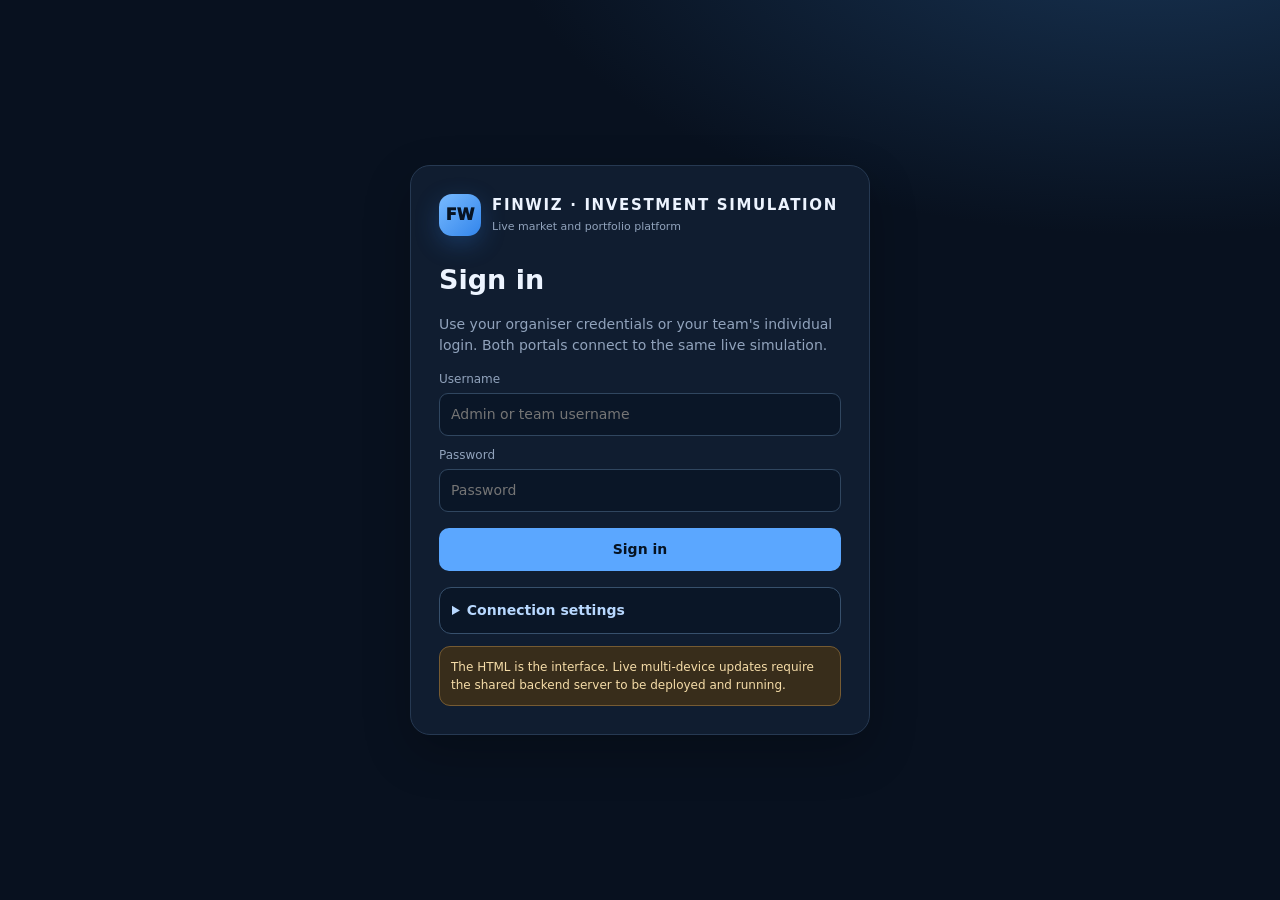
<file: finwiz-live-simulation/static/index.html>
<!doctype html>
<html lang="en">
<head>
<meta charset="utf-8"><meta name="viewport" content="width=device-width,initial-scale=1">
<meta name="theme-color" content="#0a1220"><title>FinWiz | Live Investment Simulation</title>
<style>
:root{--bg:#08111f;--panel:#101c2e;--panel2:#142238;--line:#263952;--text:#edf4ff;--muted:#91a3bc;--blue:#5ba7ff;--green:#32d69a;--red:#ff7185;--amber:#f4c36b;--radius:16px;--shadow:0 18px 48px rgba(0,0,0,.24)}
*{box-sizing:border-box}body{margin:0;background:radial-gradient(1000px 500px at 90% -10%,#183454 0%,transparent 65%),var(--bg);color:var(--text);font:14px/1.5 Inter,ui-sans-serif,system-ui,-apple-system,"Segoe UI",sans-serif}button,input,select,textarea{font:inherit}button{cursor:pointer;border:1px solid transparent;border-radius:10px;padding:10px 14px;background:var(--blue);color:#061322;font-weight:750}button:hover{filter:brightness(1.07)}button:disabled{opacity:.42;cursor:not-allowed}.secondary{background:#203550;color:var(--text);border-color:#34506d}.ghost{background:transparent;color:var(--muted);border-color:var(--line)}.danger{background:#572638;color:#ffdce2;border-color:#844054}.success{background:#123f37;color:#b9ffe7;border-color:#23735d}.warn{background:#4c3a1d;color:#ffe8b4;border-color:#7e602e}input,select,textarea{width:100%;background:#0a1627;color:var(--text);border:1px solid #30465f;border-radius:9px;padding:10px 11px;outline:none}input:focus,select:focus,textarea:focus{border-color:var(--blue);box-shadow:0 0 0 3px #5ba7ff20}label{display:block;font-size:12px;color:var(--muted);margin:10px 0 5px}.hidden{display:none!important}.muted{color:var(--muted)}.tiny{font-size:11px}.small{font-size:12px}.mono{font-variant-numeric:tabular-nums}.positive{color:var(--green)}.negative{color:var(--red)}.amber{color:var(--amber)}.pill{display:inline-flex;align-items:center;gap:7px;padding:5px 9px;border:1px solid var(--line);border-radius:100px;color:var(--muted);font-size:11px;font-weight:800;letter-spacing:.04em}.dot{width:7px;height:7px;border-radius:50%;background:var(--green);box-shadow:0 0 0 4px #32d69a20}.shell{max-width:1500px;margin:0 auto;padding:22px}.topbar{display:flex;align-items:center;justify-content:space-between;gap:14px;margin-bottom:18px}.brand{display:flex;align-items:center;gap:11px}.logo{width:42px;height:42px;border-radius:13px;background:linear-gradient(135deg,#78baff,#3285eb);color:#071322;display:grid;place-items:center;font-weight:1000;font-size:16px;box-shadow:0 8px 24px #3285eb44}.brand h1{font-size:15px;letter-spacing:.11em;margin:0}.brand p{margin:2px 0 0;color:var(--muted);font-size:11px}.top-actions{display:flex;align-items:center;gap:9px;flex-wrap:wrap}.login-wrap{min-height:100vh;display:grid;place-items:center;padding:22px}.login-card{width:min(460px,100%);background:#101d30;border:1px solid var(--line);border-radius:20px;padding:28px;box-shadow:var(--shadow)}.login-card h2{font-size:27px;margin:8px 0}.login-card p{color:var(--muted)}.login-card .brand{margin-bottom:24px}.login-card button{width:100%;margin-top:16px}.config-note{border:1px solid #37506c;background:#0a1627;border-radius:12px;padding:12px;margin-top:16px}.config-note summary{cursor:pointer;color:#b8d8ff;font-weight:750}.app-grid{display:grid;grid-template-columns:220px minmax(0,1fr);gap:16px}.sidebar,.main-card,.card{background:linear-gradient(180deg,#122138,#0e1a2b);border:1px solid var(--line);border-radius:var(--radius);box-shadow:var(--shadow)}.sidebar{padding:12px;height:max-content;position:sticky;top:12px}.nav-label{font-size:10px;letter-spacing:.16em;color:#7186a3;font-weight:850;padding:8px 10px}.nav{display:flex;flex-direction:column;gap:5px}.nav button{background:transparent;color:#b4c3d7;text-align:left;border:1px solid transparent;font-weight:650}.nav button.active{background:#1c3553;color:#eaf4ff;border-color:#35587e}.nav button:hover{background:#182b43}.main-card{padding:20px;min-width:0}.page-head{display:flex;justify-content:space-between;align-items:flex-start;gap:12px;margin-bottom:16px}.page-head h2{font-size:24px;margin:0}.page-head p{margin:5px 0 0;color:var(--muted)}.stats{display:grid;grid-template-columns:repeat(4,minmax(0,1fr));gap:12px;margin-bottom:13px}.stat{border:1px solid var(--line);border-radius:13px;padding:14px;background:#0b1728}.stat .k{color:var(--muted);font-size:11px}.stat .v{font-size:23px;font-weight:850;letter-spacing:-.03em;margin-top:5px;overflow-wrap:anywhere}.stat .f{color:#7187a3;font-size:10px;margin-top:3px}.grid2{display:grid;grid-template-columns:repeat(2,minmax(0,1fr));gap:13px}.card{padding:16px;box-shadow:none;background:#0d1a2b}.card h3{font-size:15px;margin:0 0 12px}.row{display:flex;gap:10px;align-items:center}.between{justify-content:space-between}.wrap{flex-wrap:wrap}.form-grid{display:grid;grid-template-columns:repeat(2,minmax(0,1fr));gap:8px 12px}.form-grid.three{grid-template-columns:repeat(3,minmax(0,1fr))}.actions{display:flex;gap:8px;flex-wrap:wrap;margin-top:12px}.callout{border:1px solid #34516c;background:#10243a;color:#a9c2de;border-radius:11px;padding:11px;margin-top:12px;font-size:12px}.callout.warn{border-color:#765b32;background:#382d1b;color:#f5dca8}.callout.green{border-color:#23624f;background:#10342f;color:#b9f4df}.table-wrap{overflow:auto;border:1px solid var(--line);border-radius:12px;margin-top:12px}table{width:100%;border-collapse:collapse;min-width:640px}th,td{text-align:left;padding:10px 11px;border-bottom:1px solid #253850;white-space:nowrap}th{font-size:10px;color:#8ea2bd;text-transform:uppercase;letter-spacing:.07em;background:#13243a;position:sticky;top:0}td{font-size:12px;color:#dbe7f7}tr:last-child td{border-bottom:0}tbody tr:hover{background:#14263d}.field-actions{display:flex;gap:5px;align-items:center}.field-actions input{min-width:86px;max-width:110px;padding:7px}.tag{display:inline-block;border-radius:7px;padding:3px 7px;font-size:10px;background:#203a55;color:#b9d8f6}.tag.green{background:#153c35;color:#9cf0d3}.tag.red{background:#482634;color:#ffb9c4}.tab{display:none}.tab.active{display:block}.notice{padding:10px;border-bottom:1px solid #263952}.notice:last-child{border:0}.empty{padding:24px;color:var(--muted);text-align:center}.toast{position:fixed;bottom:20px;left:50%;transform:translateX(-50%);background:#e7f1ff;color:#0a1727;padding:11px 16px;border-radius:11px;font-weight:750;box-shadow:var(--shadow);z-index:99;display:none;max-width:min(90vw,650px)}.toast.show{display:block}.connection{display:inline-flex;gap:7px;align-items:center;font-size:11px;color:var(--muted)}.connection.offline .dot{background:var(--red);box-shadow:0 0 0 4px #ff718520}.right{text-align:right}.asset-search{display:flex;gap:8px;flex-wrap:wrap}.asset-search input{max-width:330px}.section-gap{margin-top:14px}.hidden-row{display:none}.identity{color:#bad2ef;font-size:11px}
@media(max-width:950px){.app-grid{grid-template-columns:1fr}.sidebar{position:static}.nav{display:grid;grid-template-columns:repeat(4,1fr)}.nav button{text-align:center;padding:8px 5px;font-size:11px}.stats{grid-template-columns:repeat(2,1fr)}}@media(max-width:650px){.shell{padding:12px}.main-card{padding:13px}.grid2,.form-grid,.form-grid.three{grid-template-columns:1fr}.stats{gap:8px}.stat{padding:11px}.stat .v{font-size:19px}.page-head{flex-direction:column}.topbar{align-items:flex-start}.top-actions{justify-content:flex-start}.nav{grid-template-columns:repeat(2,1fr)}}
</style>
</head>
<body>
<div id="loginView" class="login-wrap"><div class="login-card"><div class="brand"><div class="logo">FW</div><div><h1>FINWIZ · INVESTMENT SIMULATION</h1><p>Live market and portfolio platform</p></div></div><h2>Sign in</h2><p>Use your organiser credentials or your team's individual login. Both portals connect to the same live simulation.</p><label>Username</label><input id="username" autocomplete="username" placeholder="Admin or team username"><label>Password</label><input id="password" type="password" autocomplete="current-password" placeholder="Password"><button id="loginBtn" onclick="login()">Sign in</button><div id="loginError" class="negative small" style="margin-top:10px"></div><details class="config-note"><summary>Connection settings</summary><p class="small muted">When this HTML is hosted separately from the backend, enter the backend's HTTPS URL. When deployed inside the backend package, leave this as the default.</p><label>Backend URL</label><input id="apiBaseInput" placeholder="https://your-backend.onrender.com"><div class="actions"><button class="secondary" onclick="saveApiBase()">Save connection</button><button class="ghost" onclick="testConnection()">Test connection</button></div><div id="connectionResult" class="tiny muted" style="margin-top:8px"></div></details><div class="callout warn">The HTML is the interface. Live multi-device updates require the shared backend server to be deployed and running.</div></div></div>
<div id="appView" class="shell hidden"><header class="topbar"><div class="brand"><div class="logo">FW</div><div><h1 id="portalTitle">FINWIZ</h1><p id="portalSubtitle">Live investment simulation</p></div></div><div class="top-actions"><span id="connectionState" class="connection"><i class="dot"></i>Connecting</span><span id="userIdentity" class="identity"></span><button class="secondary" onclick="changePassword()">Change password</button><button class="ghost" onclick="logout()">Log out</button></div></header><div class="app-grid"><aside class="sidebar"><div class="nav-label" id="navLabel">PORTAL</div><nav id="nav" class="nav"></nav><div class="callout" style="font-size:11px">Live data is shared through the central FinWiz backend. Unpublished market drafts remain organiser-only.</div></aside><main class="main-card"><div id="adminPortal" class="hidden">
<section class="tab active" id="a-overview"><div class="page-head"><div><h2>Admin overview</h2><p>Control the simulation, market, teams and annual policy.</p></div><span class="pill" id="a-stage-status">Loading stage…</span></div><div class="stats"><div class="stat"><div class="k">Registered teams</div><div class="v" id="a-team-count">—</div><div class="f">Individual team logins</div></div><div class="stat"><div class="k">Available instruments</div><div class="v" id="a-asset-count">—</div><div class="f">Editable investment universe</div></div><div class="stat"><div class="k">Combined portfolio value</div><div class="v" id="a-total-value">—</div><div class="f">Current team net values</div></div><div class="stat"><div class="k">Annual premium / team</div><div class="v" id="a-premium">—</div><div class="f" id="a-premium-rate">1% of insured cover</div></div></div><div class="grid2"><div class="card"><h3>Stage controls</h3><div class="row between"><b id="a-stage-title">Year 1</b><span class="tag" id="a-stage-number">YEAR 1</span></div><p class="muted small" id="a-stage-help">—</p><div class="actions"><button id="a-open" onclick="stageAction('open')">Open trading</button><button id="a-close" class="secondary" onclick="stageAction('close')">Close trading</button><button class="secondary" onclick="showAdminTab('market')">Preview / publish</button><button id="a-advance" class="success" onclick="stageAction('advance')">Advance year</button></div><div class="callout warn">Close trading before publishing. Publish the current year's market update before advancing to the next year.</div></div><div class="card"><h3>Insurance policy</h3><div class="row between"><span class="muted">Insured loan</span><b>₹50,00,000</b></div><div class="row between section-gap"><span class="muted">Premium rate</span><b id="a-policy-rate">1.00%</b></div><div class="row between section-gap"><span class="muted">Annual premium</span><b class="positive" id="a-policy-premium">₹50,000</b></div><div class="row between section-gap"><span class="muted">Premiums collected</span><b id="a-collected">—</b></div><p class="callout">Premium is deducted at team creation and at each new annual stage. It is a competition assumption, not an actual insurance quote.</p></div></div><div class="card section-gap"><h3>Recent organiser activity</h3><div id="a-recent" class="muted small">Loading…</div></div></section>
<section class="tab" id="a-teams"><div class="page-head"><div><h2>Teams & accounts</h2><p>Create each team login and automatically credit ₹60 lakh capital.</p></div></div><div class="grid2"><div class="card"><h3>Create team</h3><label>Team name</label><input id="newTeamName" placeholder="Market Mavericks"><label>Team username</label><input id="newTeamUser" placeholder="marketmavericks"><label>Temporary password (min. 8 characters)</label><input id="newTeamPass" type="text" placeholder="Set a unique password"><div class="actions"><button onclick="createTeam()">Create team & allocate capital</button></div><div id="teamCreateResult" class="small muted" style="margin-top:10px"></div></div><div class="card"><h3>Capital structure per team</h3><div class="stat"><div class="k">Initial capital</div><div class="v">₹60,00,000</div><div class="f">₹10 lakh own capital + ₹50 lakh loan</div></div><div class="row between section-gap"><span class="muted">Year 1 premium (1%)</span><b class="negative">− ₹50,000</b></div><p class="callout green">All ₹60 lakh is available to invest across any approved asset class. Premium is deducted separately.</p></div></div><div class="card section-gap"><div class="row between wrap"><h3>Registered teams</h3><button class="secondary" onclick="loadTeams()">Refresh</button></div><div id="a-teams-table" class="table-wrap"></div></div></section>
<section class="tab" id="a-assets"><div class="page-head"><div><h2>Asset universe</h2><p>Edit the available equities, bonds, precious metals and other instruments.</p></div></div><div class="card"><h3>Add instrument</h3><div class="form-grid three"><div><label>Symbol</label><input id="newSymbol" placeholder="REIT_BASKET"></div><div><label>Asset name</label><input id="newAssetName" placeholder="Listed REIT Basket"></div><div><label>Asset class</label><select id="newAssetClass"><option>Equity</option><option>Bond</option><option>Commodity</option><option>Other</option></select></div><div><label>Sector / type</label><input id="newAssetSector" placeholder="Real Estate"></div><div><label>Unit</label><input id="newAssetUnit" value="units"></div><div><label>Starting simulated price (₹)</label><input id="newAssetPrice" type="number" min="0.01" value="100" step="0.01"></div></div><div class="actions"><button onclick="createInstrument()">Add instrument</button></div></div><div class="card section-gap"><div class="asset-search"><input id="assetSearch" placeholder="Search symbol or name" oninput="renderAdminAssets()"><select id="assetClassFilter" style="max-width:180px" onchange="renderAdminAssets()"><option value="">All classes</option><option>Equity</option><option>Bond</option><option>Commodity</option><option>Other</option></select></div><div id="a-assets-table" class="table-wrap"></div></div></section>
<section class="tab" id="a-market"><div class="page-head"><div><h2>Market control</h2><p>Draft price changes and scenarios; publish once trading is closed.</p></div><span class="pill amber">UNPUBLISHED DRAFTS</span></div><div class="grid2"><div class="card"><h3>Market scenario manager</h3><label>Scenario name</label><input id="scenarioName" value="Annual market scenario"><div class="form-grid"><div><label>Equity movement %</label><input id="scenarioEquity" type="number" value="0" step="0.1"></div><div><label>Bond movement %</label><input id="scenarioBond" type="number" value="0" step="0.1"></div><div><label>Commodity movement %</label><input id="scenarioCommodity" type="number" value="0" step="0.1"></div><div><label>Other movement %</label><input id="scenarioOther" type="number" value="0" step="0.1"></div></div><div class="actions"><button class="secondary" onclick="applyScenario()">Apply class-wide draft</button></div><p class="tiny muted">Class-wide scenario movement can be followed by individual asset overrides.</p></div><div class="card"><h3>Preview & publish</h3><p class="muted small">Preview the impact on every instrument and team before publishing. New prices reach all player portals together.</p><label>Published update name</label><input id="publishName" value="Annual market update"><div class="actions"><button class="secondary" onclick="loadPreview()">Preview all changes</button><button onclick="publishMarket()">Publish market update</button></div><div id="marketMessage" class="small muted" style="margin-top:10px"></div></div></div><div class="card section-gap"><h3>Instrument-level controls</h3><p class="muted small">Enter a percentage return or a direct new price. Saving creates a draft, not a live market update.</p><div id="a-market-table" class="table-wrap"></div></div><div class="card section-gap"><h3>Market preview by team</h3><div id="a-preview-table" class="table-wrap"><div class="empty">Select Preview all changes.</div></div></div></section>
<section class="tab" id="a-stages"><div class="page-head"><div><h2>Stages & insurance policy</h2><p>Configure annual premium and maturity rules.</p></div></div><div class="grid2"><div class="card"><h3>Simulation stage status</h3><div id="a-stage-timeline" class="small muted">Loading…</div><div class="actions"><button onclick="stageAction('open')">Open trading</button><button class="secondary" onclick="stageAction('close')">Close trading</button><button class="secondary" onclick="stageAction('advance')">Advance year</button></div></div><div class="card"><h3>Policy settings</h3><label>Annual premium rate (% of insured loan)</label><input id="premiumRate" type="number" min="0" max="100" step="0.05" value="1"><label>Insurance cover / insured loan (₹)</label><input id="insuranceCover" type="number" min="1" value="5000000" step="10000"><label>Number of annual stages</label><input id="maxYears" type="number" min="1" max="10" value="5"><label class="row"><input id="leaderboardVisible" type="checkbox" checked style="width:auto"> Show leaderboard to players</label><div class="stat section-gap"><div class="k">Calculated annual premium</div><div class="v" id="premiumCalc">₹50,000</div></div><div class="actions"><button onclick="saveSettings()">Save policy settings</button></div><p class="callout warn">1% is a default competition assumption, not an actuarially validated rate or quote.</p></div></div><div class="card section-gap"><h3>Final maturity settlement</h3><p class="muted small">Available only after the final year's market update is published. It liquidates simulated holdings, clears premiums, repays loan principal and calculates an illustrative insurer payout subject to the configured cover.</p><button class="danger" onclick="settleAll()">Run final settlement</button><div id="settlementResults" class="section-gap"></div></div></section>
<section class="tab" id="a-leaderboard"><div class="page-head"><div><h2>Leaderboard</h2><p>Current team portfolio values and returns.</p></div><button class="secondary" onclick="loadAdminLeaderboard()">Refresh</button></div><div id="a-leaderboard-table" class="table-wrap"></div></section>
<section class="tab" id="a-announcements"><div class="page-head"><div><h2>Announcements</h2><p>Send notices to all player accounts.</p></div></div><div class="card"><label>Title</label><input id="announcementTitle" placeholder="Year 2 market update published"><label>Message</label><textarea id="announcementBody" rows="4" placeholder="Write an instruction or market update…"></textarea><div class="actions"><button onclick="publishAnnouncement()">Publish announcement</button></div></div></section>
<section class="tab" id="a-audit"><div class="page-head"><div><h2>Audit log</h2><p>Recorded organiser actions, trades and market events.</p></div><button class="secondary" onclick="loadAudit()">Refresh</button></div><div id="a-audit-table" class="table-wrap"></div></section>
</div><div id="playerPortal" class="hidden">
<section class="tab active" id="p-overview"><div class="page-head"><div><h2 id="p-welcome">Team portfolio</h2><p id="p-identity">Your investment account and live market status.</p></div><span class="pill" id="p-stage-status">Loading…</span></div><div class="stats"><div class="stat"><div class="k">Net portfolio value</div><div class="v" id="p-value">—</div><div class="f" id="p-pnl">Cash + holdings less premiums due</div></div><div class="stat"><div class="k">Available cash</div><div class="v" id="p-cash">—</div><div class="f">Available to invest</div></div><div class="stat"><div class="k">Invested value</div><div class="v" id="p-invested">—</div><div class="f">Current market value of holdings</div></div><div class="stat"><div class="k">Return vs initial capital</div><div class="v" id="p-return">—</div><div class="f">Based on ₹60 lakh initial capital</div></div></div><div class="grid2"><div class="card"><h3>Account details</h3><div class="row between"><span class="muted">Own capital</span><b id="p-own">₹10,00,000</b></div><div class="row between section-gap"><span class="muted">Insurance-backed loan</span><b id="p-loan">₹50,00,000</b></div><div class="row between section-gap"><span class="muted">Premiums paid</span><b id="p-premium-paid">—</b></div><div class="row between section-gap"><span class="muted">Premium due</span><b id="p-premium-due">—</b></div><div class="callout">All ₹60 lakh can be invested across available asset classes. Premiums are deducted annually according to organiser settings.</div></div><div class="card"><h3>Asset allocation</h3><div id="p-allocation" class="small muted">No investments yet.</div></div></div><div class="card section-gap"><h3>Latest organiser announcement</h3><div id="p-latest-announcement" class="muted small">No announcements yet.</div></div><div class="card section-gap"><h3>Published market updates</h3><div id="p-market-updates" class="muted small">No published updates yet.</div></div></section>
<section class="tab" id="p-explore"><div class="page-head"><div><h2>Explore assets</h2><p>Review all assets currently available for trading.</p></div></div><div class="asset-search"><input id="p-asset-search" placeholder="Search company, symbol or sector" oninput="renderPlayerAssets()"><select id="p-asset-class" style="max-width:180px" onchange="renderPlayerAssets()"><option value="">All asset classes</option><option>Equity</option><option>Bond</option><option>Commodity</option><option>Other</option></select></div><div id="p-assets-table" class="table-wrap"></div></section>
<section class="tab" id="p-trade"><div class="page-head"><div><h2>Buy / sell</h2><p>Orders execute at the current simulated price while the stage is open.</p></div><span class="pill" id="p-trade-status">Trading closed</span></div><div class="grid2"><div class="card"><h3>Place an order</h3><label>Instrument</label><select id="tradeInstrument" onchange="updateTradeEstimate()"></select><div class="form-grid"><div><label>Order side</label><select id="tradeSide"><option value="buy">Buy</option><option value="sell">Sell</option></select></div><div><label>Quantity</label><input id="tradeQuantity" type="number" min="0.0001" step="0.0001" value="1" oninput="updateTradeEstimate()"></div></div><div class="row between section-gap"><span class="muted">Current simulated price</span><b id="tradePrice">—</b></div><div class="row between section-gap"><span class="muted">Estimated order value</span><b id="tradeEstimate">—</b></div><div class="actions"><button id="placeTrade" onclick="submitTrade()">Place order</button></div><div id="tradeMessage" class="small muted" style="margin-top:10px"></div><p class="callout warn" id="p-trade-note">Trading is currently closed. You can still explore assets and review your portfolio.</p></div><div class="card"><h3>Trading rules</h3><p class="muted small">Orders are validated by the backend. You cannot spend more cash than available or sell more units than you hold. All completed trades are recorded in your transaction history.</p><p class="muted small">If an annual premium is unpaid, buy orders are blocked until the due premium is cleared from sale proceeds.</p></div></div></section>
<section class="tab" id="p-portfolio"><div class="page-head"><div><h2>My portfolio</h2><p>Current holdings, cost basis and unrealised performance.</p></div></div><div id="p-holdings-table" class="table-wrap"></div></section>
<section class="tab" id="p-transactions"><div class="page-head"><div><h2>Transaction history</h2><p>Your latest executed buy and sell orders.</p></div></div><div id="p-transactions-table" class="table-wrap"></div></section>
<section class="tab" id="p-leaderboard"><div class="page-head"><div><h2>Leaderboard</h2><p>Compare your portfolio performance with other teams.</p></div><button class="secondary" onclick="loadPlayerLeaderboard()">Refresh</button></div><div id="p-leaderboard-table" class="table-wrap"></div></section>
<section class="tab" id="p-notices"><div class="page-head"><div><h2>Market updates & announcements</h2><p>Official updates released by the organisers.</p></div></div><div id="p-announcements" class="card"></div></section>
</div></main></div></div><div id="toast" class="toast"></div>
<script>
const $=id=>document.getElementById(id);let API_BASE=(localStorage.getItem('fw_api_base')||'').replace(/\/$/,'');let TOKEN=localStorage.getItem('fw_token')||'';let ROLE='',USER='',SOCKET=null,ADMIN={},PLAYER={},ADMIN_ASSETS=[],ACTIVE_TAB='';
const money=n=>'₹'+Number(n||0).toLocaleString('en-IN',{maximumFractionDigits:2});const num=n=>Number(n||0).toLocaleString('en-IN',{maximumFractionDigits:4});const pct=n=>(Number(n||0)>=0?'+':'')+Number(n||0).toFixed(2)+'%';const esc=s=>String(s??'').replace(/[&<>"']/g,c=>({'&':'&amp;','<':'&lt;','>':'&gt;','"':'&quot;',"'":'&#39;'}[c]));
function apiUrl(path){return (API_BASE||location.origin)+path}async function api(path,opts={}){const headers={...(opts.headers||{}),'Content-Type':'application/json'};if(TOKEN)headers.Authorization='Bearer '+TOKEN;let r=await fetch(apiUrl(path),{...opts,headers});let d={};try{d=await r.json()}catch{}if(!r.ok)throw new Error(d.detail||d.message||`Request failed (${r.status})`);return d}function toast(s){$('toast').textContent=s;$('toast').classList.add('show');setTimeout(()=>$('toast').classList.remove('show'),3200)}function saveApiBase(){API_BASE=$('apiBaseInput').value.trim().replace(/\/$/,'');localStorage.setItem('fw_api_base',API_BASE);$('connectionResult').textContent='Connection URL saved for this browser.';testConnection()}async function testConnection(){try{let r=await fetch(apiUrl('/api/health'));let d=await r.json();$('connectionResult').textContent=r.ok?`Connected: ${d.application} · ${d.version}`:'Backend responded with an error';$('connectionResult').className='tiny '+(r.ok?'positive':'negative')}catch(e){$('connectionResult').textContent='Could not reach backend: '+e.message;$('connectionResult').className='tiny negative'}}
async function login(){let b=$('loginBtn');b.disabled=true;$('loginError').textContent='';try{let r=await api('/api/login',{method:'POST',body:JSON.stringify({username:$('username').value.trim(),password:$('password').value})});TOKEN=r.token;ROLE=r.role;USER=r.username;localStorage.setItem('fw_token',TOKEN);localStorage.setItem('fw_role',ROLE);localStorage.setItem('fw_user',USER);await enterPortal()}catch(e){$('loginError').textContent=e.message}finally{b.disabled=false}}async function enterPortal(){try{let me=await api('/api/me');ROLE=me.role;USER=me.username;if(ROLE!=='admin'&&ROLE!=='player')throw new Error('Invalid account role');$('loginView').classList.add('hidden');$('appView').classList.remove('hidden');$('userIdentity').textContent=USER+(ROLE==='admin'?' · ORGANISER':' · TEAM');$('adminPortal').classList.toggle('hidden',ROLE!=='admin');$('playerPortal').classList.toggle('hidden',ROLE!=='player');$('portalTitle').textContent=ROLE==='admin'?'FINWIZ · ADMIN CONTROL CENTRE':'FINWIZ · PLAYER TERMINAL';$('portalSubtitle').textContent=ROLE==='admin'?'Organiser market and event controls':'Your team investment portfolio';buildNav();connectLive();if(ROLE==='admin')await loadAdminOverview();else await loadPlayerDashboard()}catch(e){TOKEN='';localStorage.removeItem('fw_token');$('loginView').classList.remove('hidden');$('appView').classList.add('hidden');$('loginError').textContent=e.message}}
function buildNav(){let items=ROLE==='admin'?[['overview','Overview'],['teams','Teams & accounts'],['assets','Asset universe'],['market','Market control'],['stages','Stages & policy'],['leaderboard','Leaderboard'],['announcements','Announcements'],['audit','Audit log']]:[['overview','Overview'],['explore','Explore assets'],['trade','Buy / sell'],['portfolio','My portfolio'],['transactions','Transactions'],['leaderboard','Leaderboard'],['notices','Market notices']];$('navLabel').textContent=ROLE==='admin'?'ADMIN CONTROL CENTRE':'TEAM INVESTMENT TERMINAL';$('nav').innerHTML=items.map((x,i)=>`<button class="${i===0?'active':''}" data-tab="${x[0]}" onclick="${ROLE==='admin'?'showAdminTab':'showPlayerTab'}('${x[0]}')">${x[1]}</button>`).join('');ACTIVE_TAB='overview'}function showAdminTab(t){ACTIVE_TAB=t;document.querySelectorAll('#adminPortal .tab').forEach(x=>x.classList.toggle('active',x.id==='a-'+t));$('nav').querySelectorAll('button').forEach(x=>x.classList.toggle('active',x.dataset.tab===t));({overview:loadAdminOverview,teams:loadTeams,assets:loadAdminAssets,market:loadMarketAssets,stages:loadPolicy,leaderboard:loadAdminLeaderboard,announcements:()=>{},audit:loadAudit}[t]||(()=>{}))()}function showPlayerTab(t){ACTIVE_TAB=t;document.querySelectorAll('#playerPortal .tab').forEach(x=>x.classList.toggle('active',x.id==='p-'+t));$('nav').querySelectorAll('button').forEach(x=>x.classList.toggle('active',x.dataset.tab===t));if(t==='explore')renderPlayerAssets();if(t==='trade')populateTradeSelect();if(t==='portfolio')renderHoldings();if(t==='transactions')renderTransactions();if(t==='leaderboard')loadPlayerLeaderboard();if(t==='notices')renderPlayerNotices()}
function connectLive(){if(SOCKET)SOCKET.close();try{let base=API_BASE||location.origin;let u=new URL(base);u.protocol=u.protocol==='https:'?'wss:':'ws:';u.pathname='/ws';u.search='?token='+encodeURIComponent(TOKEN);SOCKET=new WebSocket(u.toString());SOCKET.onopen=()=>{$('connectionState').innerHTML='<i class="dot"></i>Live connection';$('connectionState').classList.remove('offline')};SOCKET.onclose=()=>{$('connectionState').innerHTML='<i class="dot"></i>Reconnecting';$('connectionState').classList.add('offline');if(TOKEN)setTimeout(()=>{if(TOKEN)connectLive()},3500)};SOCKET.onerror=()=>{$('connectionState').classList.add('offline')};SOCKET.onmessage=async e=>{try{let m=JSON.parse(e.data);if(m.event==='connected')return;if(ROLE==='admin'){await loadAdminOverview();if(['teams','assets','market','leaderboard','audit'].includes(ACTIVE_TAB))({teams:loadTeams,assets:loadAdminAssets,market:loadMarketAssets,leaderboard:loadAdminLeaderboard,audit:loadAudit}[ACTIVE_TAB])()}else{await loadPlayerDashboard();if(ACTIVE_TAB==='leaderboard')await loadPlayerLeaderboard()}}catch(err){console.warn(err)}}}catch(e){$('connectionState').textContent='Live connection unavailable'}}
async function logout(){try{await api('/api/logout',{method:'POST'})}catch{}TOKEN='';ROLE='';USER='';localStorage.removeItem('fw_token');localStorage.removeItem('fw_role');localStorage.removeItem('fw_user');if(SOCKET)SOCKET.close();$('appView').classList.add('hidden');$('loginView').classList.remove('hidden')}
async function changePassword(){let c=prompt('Current password');if(c===null)return;let n=prompt('New password (minimum 10 characters)');if(n===null)return;try{await api('/api/change-password',{method:'POST',body:JSON.stringify({current_password:c,new_password:n})});toast('Password changed successfully.')}catch(e){toast(e.message)}}
async function loadAdminOverview(){try{ADMIN=await api('/api/admin/overview');$('a-team-count').textContent=ADMIN.teams_count;$('a-asset-count').textContent=ADMIN.assets_count;$('a-total-value').textContent=money(ADMIN.total_portfolio_value);$('a-premium').textContent=money(ADMIN.annual_premium);$('a-premium-rate').textContent=ADMIN.premium_rate_pct.toFixed(2)+'% of insured cover';$('a-policy-rate').textContent=ADMIN.premium_rate_pct.toFixed(2)+'% p.a.';$('a-policy-premium').textContent=money(ADMIN.annual_premium);$('a-collected').textContent=money(ADMIN.premium_collected);let s=ADMIN.stage||{};$('a-stage-title').textContent=s.title||'Year 1';$('a-stage-number').textContent=(s.title||'YEAR 1').toUpperCase();$('a-stage-status').textContent=(s.status||'closed').toUpperCase();$('a-stage-help').textContent=s.status==='open'?'Trading is open. Teams can place orders.':s.status==='published'?'This year is published. Advance when ready.':'Trading is closed. Draft and publish the annual market update.';$('a-open').disabled=s.status!=='closed';$('a-close').disabled=s.status!=='open';$('a-advance').disabled=s.status!=='published'||s.number>=ADMIN.max_years;$('a-recent').innerHTML=ADMIN.recent_activity?.length?ADMIN.recent_activity.map(x=>`<div class="notice row between"><span><b>${esc(x.action)}</b> · ${esc(x.detail)}</span><span class="tiny muted">${new Date(x.created_at).toLocaleString()}</span></div>`).join(''):'No activity yet.';if($('premiumRate')){$('premiumRate').value=ADMIN.premium_rate_pct;$('insuranceCover').value=ADMIN.insurance_cover;$('maxYears').value=ADMIN.max_years;$('leaderboardVisible').checked=ADMIN.leaderboard_visible;calcPremium()}}catch(e){toast(e.message)}}
async function stageAction(a){let label={open:'Open trading?',close:'Close trading?',advance:'Advance to the next year and charge/accrue its annual premium?'}[a];if(!confirm(label))return;try{let r=await api('/api/admin/stage/'+a,{method:'POST'});toast(r.message);await loadAdminOverview();if(ACTIVE_TAB==='stages')await loadPolicy()}catch(e){toast(e.message)}}
async function createTeam(){let name=$('newTeamName').value.trim(),username=$('newTeamUser').value.trim(),password=$('newTeamPass').value;if(!name||!username||!password){toast('Complete all fields');return}try{let r=await api('/api/admin/teams',{method:'POST',body:JSON.stringify({name,username,password})});$('teamCreateResult').innerHTML=`<span class="positive">Team created: <b>${esc(r.team.code)}</b></span><br>Username: <b>${esc(r.team.username)}</b><br>Initial capital: ${money(r.account.initial_capital)} · Premium deducted: ${money(r.annual_premium)} · Available cash: <b>${money(r.account.cash)}</b>`;$('newTeamName').value='';$('newTeamUser').value='';$('newTeamPass').value='';toast('Team account created and capital allocated');await loadTeams();await loadAdminOverview()}catch(e){toast(e.message)}}
async function loadTeams(){try{let d=await api('/api/admin/teams');$('a-teams-table').innerHTML=`<table><thead><tr><th>Team ID</th><th>Team / login</th><th>Cash</th><th>Net portfolio</th><th>Premium paid</th><th>Premium due</th><th>Return</th><th>Status</th></tr></thead><tbody>${d.teams.map(t=>`<tr><td>${esc(t.code)}</td><td><b>${esc(t.name)}</b><div class="tiny muted">${esc(t.username)}</div></td><td>${money(t.account.cash)}</td><td><b>${money(t.account.portfolio_value)}</b></td><td>${money(t.account.total_premium_paid)}</td><td class="${t.account.premium_due>0?'negative':''}">${money(t.account.premium_due)}</td><td class="${t.account.return_pct_vs_initial>=0?'positive':'negative'}">${pct(t.account.return_pct_vs_initial)}</td><td>${t.account.settled?'Settled':'Active'}</td></tr>`).join('')||'<tr><td colspan="8">No teams created yet.</td></tr>'}</tbody></table>`}catch(e){toast(e.message)}}
async function loadAdminAssets(){try{let d=await api('/api/admin/instruments');ADMIN_ASSETS=d.instruments;renderAdminAssets()}catch(e){toast(e.message)}}function renderAdminAssets(){let q=($('assetSearch')?.value||'').toLowerCase(),cl=$('assetClassFilter')?.value||'';let rows=ADMIN_ASSETS.filter(x=>(!q||(x.name+' '+x.symbol+' '+x.sector).toLowerCase().includes(q))&&(!cl||x.asset_class===cl));$('a-assets-table').innerHTML=`<table><thead><tr><th>Instrument</th><th>Class / sector</th><th>Current price</th><th>Availability</th></tr></thead><tbody>${rows.map(x=>`<tr><td><b>${esc(x.name)}</b><div class="tiny muted">${esc(x.symbol)}</div></td><td>${esc(x.asset_class)} · ${esc(x.sector)}</td><td>${money(x.price)}</td><td>${x.active?'Available':'Disabled'}</td></tr>`).join('')}</tbody></table>`}async function createInstrument(){let b={symbol:$('newSymbol').value.trim(),name:$('newAssetName').value.trim(),asset_class:$('newAssetClass').value,sector:$('newAssetSector').value.trim()||'Other',unit:$('newAssetUnit').value.trim()||'units',initial_price:Number($('newAssetPrice').value||100)};try{await api('/api/admin/instruments',{method:'POST',body:JSON.stringify(b)});toast('Instrument added to the investment universe');await loadAdminAssets();await loadMarketAssets();await loadAdminOverview()}catch(e){toast(e.message)}}
async function loadMarketAssets(){try{let d=await api('/api/admin/instruments');ADMIN_ASSETS=d.instruments;renderMarketAssets()}catch(e){toast(e.message)}}function renderMarketAssets(){let rows=ADMIN_ASSETS;$('a-market-table').innerHTML=`<table><thead><tr><th>Instrument</th><th>Current price</th><th>Return draft %</th><th>Direct new price ₹</th><th>Save</th></tr></thead><tbody>${rows.map(x=>`<tr><td><b>${esc(x.name)}</b><div class="tiny muted">${esc(x.symbol)} · ${esc(x.asset_class)}</div></td><td>${money(x.price)}</td><td><input id="ret-${x.id}" type="number" step="0.1" placeholder="e.g. 5 or -3"></td><td><input id="price-${x.id}" type="number" min="0.01" step="0.01" placeholder="Optional override"></td><td><button class="secondary" onclick="saveAssetDraft('${x.id}')">Save draft</button></td></tr>`).join('')}</tbody></table>`}async function saveAssetDraft(id){let rv=$('ret-'+id).value,pv=$('price-'+id).value;if(rv!==''&&pv!==''){toast('Enter either a percentage or direct price, not both.');return}if(rv===''&&pv===''){toast('Enter a return or a direct price');return}let b=rv!==''?{return_pct:Number(rv)}:{direct_price:Number(pv)};try{await api('/api/admin/instruments/'+encodeURIComponent(id),{method:'PATCH',body:JSON.stringify(b)});toast('Market draft saved');await loadMarketAssets()}catch(e){toast(e.message)}}async function applyScenario(){let b={name:$('scenarioName').value.trim()||'Market scenario',impacts:{Equity:Number($('scenarioEquity').value||0),Bond:Number($('scenarioBond').value||0),Commodity:Number($('scenarioCommodity').value||0),Other:Number($('scenarioOther').value||0)}};try{let r=await api('/api/admin/scenario',{method:'POST',body:JSON.stringify(b)});$('marketMessage').textContent=`Draft scenario applied to ${r.instruments_affected} instruments.`;toast('Class-wide draft applied');await loadMarketAssets()}catch(e){toast(e.message)}}async function loadPreview(){try{let d=await api('/api/admin/market-preview');$('a-preview-table').innerHTML=`<div class="small muted">${esc(d.stage?.title||'Current stage')} · ${d.assets.length} instruments</div><table><thead><tr><th>Instrument</th><th>Old price</th><th>New price</th><th>Return</th></tr></thead><tbody>${d.assets.filter(x=>Math.abs(x.return_pct)>.0001).map(x=>`<tr><td>${esc(x.name)} <span class="tiny muted">${esc(x.symbol)}</span></td><td>${money(x.old_price)}</td><td>${money(x.new_price)}</td><td class="${x.return_pct>=0?'positive':'negative'}">${pct(x.return_pct)}</td></tr>`).join('')||'<tr><td colspan="4">No instrument price changes drafted.</td></tr>'}</tbody></table><h3 class="section-gap">Projected team portfolios</h3><table><thead><tr><th>Team</th><th>Current</th><th>Projected</th><th>Change</th></tr></thead><tbody>${d.teams.map(x=>`<tr><td>${esc(x.team)}</td><td>${money(x.current_value)}</td><td>${money(x.projected_value)}</td><td class="${x.change>=0?'positive':'negative'}">${money(x.change)}</td></tr>`).join('')}</tbody></table>`}catch(e){toast(e.message)}}async function publishMarket(){let name=$('publishName').value.trim()||'Market update';if(!confirm('Publish this market update to every team? Published prices will update all portfolios.'))return;try{let r=await api('/api/admin/publish',{method:'POST',body:JSON.stringify({scenario_name:name})});$('marketMessage').textContent=r.message;toast(r.message);await loadAdminOverview();await loadPreview()}catch(e){toast(e.message)}}
function calcPremium(){let cover=Number($('insuranceCover')?.value||5000000),rate=Number($('premiumRate')?.value||1);if($('premiumCalc'))$('premiumCalc').textContent=money(cover*rate/100)}async function loadPolicy(){await loadAdminOverview();$('a-stage-timeline').innerHTML=`<b>${esc(ADMIN.stage?.title||'Year 1')}</b><div class="section-gap">Status: <span class="tag">${esc((ADMIN.stage?.status||'closed').toUpperCase())}</span></div><div class="section-gap">Stage ${ADMIN.stage?.number||1} of ${ADMIN.max_years} annual stages</div>`;calcPremium()}async function saveSettings(){let b={premium_rate_pct:Number($('premiumRate').value),insurance_cover:Number($('insuranceCover').value),max_years:Number($('maxYears').value),leaderboard_visible:$('leaderboardVisible').checked};try{let r=await api('/api/admin/settings',{method:'POST',body:JSON.stringify(b)});toast('Policy settings saved. Annual premium: '+money(r.annual_premium));await loadAdminOverview();calcPremium()}catch(e){toast(e.message)}}async function settleAll(){if(!confirm('Run final maturity settlement for every active team? This action closes their accounts.'))return;try{let r=await api('/api/admin/settle',{method:'POST'});$('settlementResults').innerHTML=`<table><thead><tr><th>Team</th><th>Gross portfolio</th><th>Premium due</th><th>Loan repaid</th><th>Insurer payout</th><th>Residual</th><th>Uncovered shortfall</th></tr></thead><tbody>${r.settlements.map(x=>`<tr><td>${esc(x.team)}</td><td>${money(x.gross_portfolio)}</td><td>${money(x.premium_due)}</td><td>${money(x.loan_repaid)}</td><td>${money(x.insurer_payout)}</td><td>${money(x.residual_equity)}</td><td>${money(x.lender_shortfall)}</td></tr>`).join('')}</tbody></table>`;toast('Maturity settlement completed');await loadAdminOverview()}catch(e){toast(e.message)}}async function loadAdminLeaderboard(){try{let d=await api('/api/admin/leaderboard');$('a-leaderboard-table').innerHTML=`<table><thead><tr><th>Rank</th><th>Team</th><th>Cash</th><th>Net portfolio value</th><th>Return</th><th>Premium paid</th></tr></thead><tbody>${d.rows.map(x=>`<tr><td>#${x.rank}</td><td>${esc(x.team)} <span class="tiny muted">${esc(x.code)}</span></td><td>${money(x.cash)}</td><td><b>${money(x.portfolio_value)}</b></td><td class="${x.return_pct>=0?'positive':'negative'}">${pct(x.return_pct)}</td><td>${money(x.premium_paid)}</td></tr>`).join('')||'<tr><td colspan="6">No teams yet.</td></tr>'}</tbody></table>`}catch(e){toast(e.message)}}async function publishAnnouncement(){let title=$('announcementTitle').value.trim(),body=$('announcementBody').value.trim();if(!title||!body){toast('Enter both title and message');return}try{await api('/api/admin/announcements',{method:'POST',body:JSON.stringify({title,body})});$('announcementTitle').value='';$('announcementBody').value='';toast('Announcement published to all teams')}catch(e){toast(e.message)}}async function loadAudit(){try{let d=await api('/api/admin/audit');$('a-audit-table').innerHTML=`<table><thead><tr><th>Time</th><th>Actor</th><th>Action</th><th>Details</th></tr></thead><tbody>${d.logs.map(x=>`<tr><td>${new Date(x.created_at).toLocaleString()}</td><td>${esc(x.actor)}</td><td>${esc(x.action)}</td><td>${esc(x.detail)}</td></tr>`).join('')}</tbody></table>`}catch(e){toast(e.message)}}
async function loadPlayerDashboard(){try{PLAYER=await api('/api/player/dashboard');renderPlayerDashboard()}catch(e){toast(e.message)}}function renderPlayerDashboard(){let t=PLAYER.team,a=PLAYER.account,s=PLAYER.stage||{};$('p-welcome').textContent=t.name+' portfolio';$('p-identity').textContent=`${t.code} · Team login: ${t.username}`;$('p-stage-status').textContent=(s.status||'closed').toUpperCase()+' · '+(s.title||'Year 1');$('p-value').textContent=money(a.portfolio_value);$('p-cash').textContent=money(a.cash);$('p-invested').textContent=money(a.invested_value);$('p-return').textContent=pct(a.return_pct_vs_initial);$('p-return').className='v mono '+(a.return_pct_vs_initial>=0?'positive':'negative');$('p-pnl').textContent=`Unrealised P&L ${money(a.unrealised_pnl)} · ${a.transactions_count} trades`;$('p-own').textContent=money(a.own_capital);$('p-loan').textContent=money(a.loan_principal);$('p-premium-paid').textContent=money(a.total_premium_paid);$('p-premium-due').textContent=money(a.premium_due);let total=PLAYER.allocation.reduce((s,x)=>s+x.value,0)||1;$('p-allocation').innerHTML=PLAYER.allocation.filter(x=>x.value>0).map(x=>`<div class="section-gap"><div class="row between"><span>${esc(x.asset_class)}</span><b>${money(x.value)}</b></div><div style="height:7px;background:#203550;border-radius:100px;margin-top:5px"><div style="width:${Math.min(100,Math.max(0,x.value/total*100))}%;height:7px;background:linear-gradient(90deg,#348ce9,#5bd8c0);border-radius:100px"></div></div><div class="tiny muted">${(x.value/total*100).toFixed(1)}% of account value</div></div>`).join('')||'No allocation data.';let ann=PLAYER.announcements||[];$('p-latest-announcement').innerHTML=ann.length?`<b>${esc(ann[0].title)}</b><p>${esc(ann[0].body)}</p><span class="tiny muted">${new Date(ann[0].created_at).toLocaleString()}</span>`:'No announcements yet.';$('p-market-updates').innerHTML=(PLAYER.market_updates||[]).map(x=>`<div class="notice"><b>${esc(x.scenario_name)}</b><div class="tiny muted">Year ${x.stage_number} · ${new Date(x.created_at).toLocaleString()}</div></div>`).join('')||'No published updates yet.';$('p-trade-status').textContent=s.status==='open'?'TRADING OPEN':'TRADING CLOSED';$('p-trade-note').textContent=s.status==='open'?'Trading is open. Trades are recorded immediately and your portfolio refreshes live.':'Trading is closed. You can research assets and review your portfolio, but orders cannot be submitted.';$('placeTrade').disabled=s.status!=='open'||a.settled;renderPlayerAssets();populateTradeSelect();renderHoldings();renderTransactions();renderPlayerNotices()}function renderPlayerAssets(){if(!PLAYER.instruments)return;let q=($('p-asset-search')?.value||'').toLowerCase(),cl=$('p-asset-class')?.value||'';let rows=PLAYER.instruments.filter(x=>(!q||(x.name+' '+x.symbol+' '+x.sector).toLowerCase().includes(q))&&(!cl||x.asset_class===cl));$('p-assets-table').innerHTML=`<table><thead><tr><th>Instrument</th><th>Class</th><th>Sector</th><th>Simulated price</th><th>Action</th></tr></thead><tbody>${rows.map(x=>`<tr><td><b>${esc(x.name)}</b><div class="tiny muted">${esc(x.symbol)}</div></td><td>${esc(x.asset_class)}</td><td>${esc(x.sector)}</td><td>${money(x.price)}</td><td><button class="secondary" onclick="selectForTrade('${x.id}')">Trade</button></td></tr>`).join('')}</tbody></table>`}function populateTradeSelect(){if(!PLAYER.instruments)return;let old=$('tradeInstrument').value;$('tradeInstrument').innerHTML=PLAYER.instruments.map(x=>`<option value="${x.id}">${esc(x.name)} (${esc(x.symbol)}) · ${esc(x.asset_class)}</option>`).join('');if(old&&PLAYER.instruments.some(x=>x.id===old))$('tradeInstrument').value=old;updateTradeEstimate()}function selectForTrade(id){$('tradeInstrument').value=id;showPlayerTab('trade');updateTradeEstimate()}function updateTradeEstimate(){if(!PLAYER.instruments)return;let x=PLAYER.instruments.find(x=>x.id===$('tradeInstrument').value),qty=Number($('tradeQuantity').value||0);$('tradePrice').textContent=x?money(x.price):'—';$('tradeEstimate').textContent=money((x?.price||0)*qty)}async function submitTrade(){let b={instrument_id:$('tradeInstrument').value,side:$('tradeSide').value,quantity:Number($('tradeQuantity').value||0)};if(!b.instrument_id||b.quantity<=0){toast('Choose an asset and enter a valid quantity');return}try{let r=await api('/api/player/trade',{method:'POST',body:JSON.stringify(b)});$('tradeMessage').textContent=r.message;toast(r.message);$('tradeQuantity').value='';await loadPlayerDashboard()}catch(e){$('tradeMessage').textContent=e.message;toast(e.message)}}function renderHoldings(){if(!PLAYER.holdings)return;$('p-holdings-table').innerHTML=PLAYER.holdings.length?`<table><thead><tr><th>Instrument</th><th>Quantity</th><th>Average cost</th><th>Current price</th><th>Market value</th><th>Unrealised P&L</th><th>Return</th></tr></thead><tbody>${PLAYER.holdings.map(x=>`<tr><td><b>${esc(x.name)}</b><div class="tiny muted">${esc(x.symbol)} · ${esc(x.asset_class)}</div></td><td>${num(x.quantity)}</td><td>${money(x.avg_cost)}</td><td>${money(x.current_price)}</td><td><b>${money(x.market_value)}</b></td><td class="${x.pnl>=0?'positive':'negative'}">${money(x.pnl)}</td><td class="${x.return_pct>=0?'positive':'negative'}">${pct(x.return_pct)}</td></tr>`).join('')}</tbody></table>`:'<div class="empty">You have not purchased any instruments yet.</div>'}function renderTransactions(){if(!PLAYER.transactions)return;$('p-transactions-table').innerHTML=PLAYER.transactions.length?`<table><thead><tr><th>Time</th><th>Side</th><th>Instrument</th><th>Quantity</th><th>Execution price</th><th>Value</th></tr></thead><tbody>${PLAYER.transactions.map(x=>`<tr><td>${new Date(x.created_at).toLocaleString()}</td><td><span class="tag ${x.side==='BUY'?'green':'red'}">${x.side}</span></td><td><b>${esc(x.name)}</b><div class="tiny muted">${esc(x.symbol)}</div></td><td>${num(x.quantity)}</td><td>${money(x.price)}</td><td><b>${money(x.gross)}</b></td></tr>`).join('')}</tbody></table>`:'<div class="empty">No transactions yet.</div>'}function renderPlayerNotices(){let ann=PLAYER.announcements||[];$('p-announcements').innerHTML=ann.map(x=>`<div class="notice"><b>${esc(x.title)}</b><p>${esc(x.body)}</p><span class="tiny muted">${new Date(x.created_at).toLocaleString()}</span></div>`).join('')||'<div class="empty">No announcements.</div>'}async function loadPlayerLeaderboard(){try{let d=await api('/api/player/leaderboard');$('p-leaderboard-table').innerHTML=!d.visible?'<div class="empty">The organiser has hidden the leaderboard.</div>':`<table><thead><tr><th>Rank</th><th>Team</th><th>Portfolio value</th><th>Return</th></tr></thead><tbody>${d.rows.map(x=>`<tr><td>#${x.rank}</td><td>${esc(x.team)} <span class="tiny muted">${esc(x.code)}</span></td><td><b>${money(x.portfolio_value)}</b></td><td class="${x.return_pct>=0?'positive':'negative'}">${pct(x.return_pct)}</td></tr>`).join('')||'<tr><td colspan="4">No teams yet.</td></tr>'}</tbody></table>`}catch(e){toast(e.message)}}
$('apiBaseInput').value=API_BASE;if(new URLSearchParams(location.search).has('api')){$('apiBaseInput').value=new URLSearchParams(location.search).get('api');saveApiBase()}if(TOKEN){enterPortal()}
</script></body></html>
</file>
